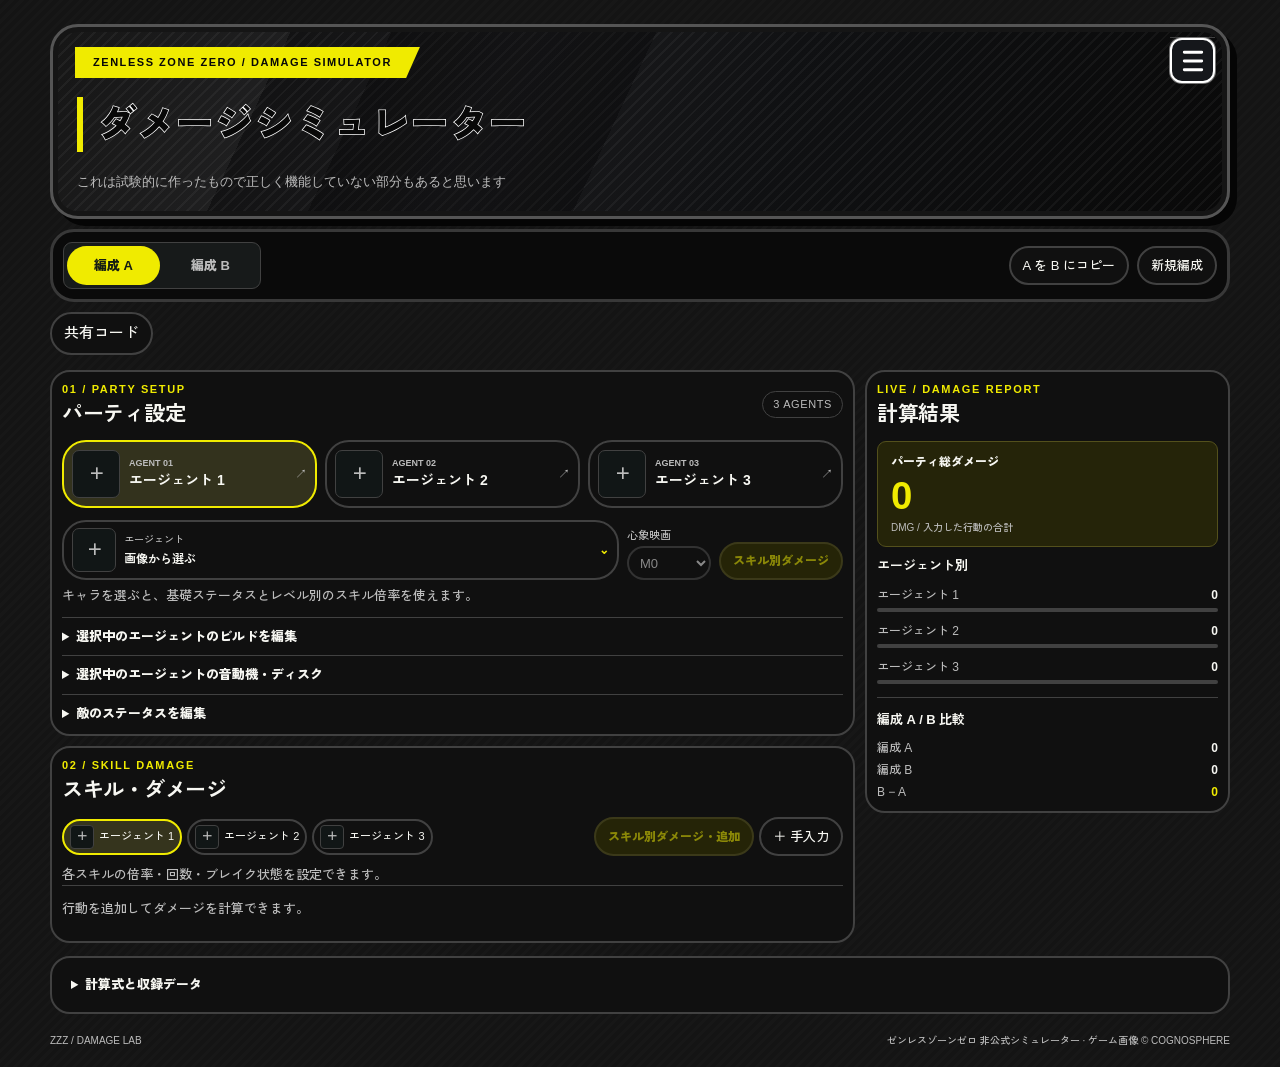
<file: damage/index.html>
<!doctype html>
<html lang="ja">
<head>
<meta charset="utf-8">
<meta name="viewport" content="width=device-width,initial-scale=1">
<meta name="description" content="ゼンレスゾーンゼロの3人編成のスキルダメージを比較する非公式ツール">
<meta name="theme-color" content="#141414">
<title>ゼンゼロ ダメージシミュレーター</title>
<link rel="stylesheet" href="../theme.css?v=20261120-title-font">
<link rel="stylesheet" href="./style.css?v=20261117-menu-match-2">
<script src="../data-transfer.js?v=20261116-code-only" defer></script>
<script type="module" src="./app.js?v=20261117-buff-ledger"></script>
<link rel="stylesheet" href="../data-share.css?v=20261116-share"></head>
<body>
<main class="wrap">
  <header class="headerDecor damage-intro">
    <details class="hpMenu"><summary aria-label="メニューを開く"><svg class="menuIcon" viewBox="0 0 32 32" aria-hidden="true" focusable="false"><path d="M6 6H26M6 16H26M6 26H26"/></svg></summary><nav aria-label="関連ページ"><a href="../">ゼンゼロチームビルダー</a><a href="../hp/">危局HP・スコア計算</a><a href="../damage/" aria-current="page">ダメージシミュレーター</a></nav></details>
    <h1>ダメージシミュレーター</h1>
    <p class="hint">これは試験的に作ったもので正しく機能していない部分もあると思います</p>
  </header>
  <div class="toolbar" aria-label="編成比較">
    <div class="switch" role="group" aria-label="編集する編成">
      <button id="select-a" data-side="0" aria-pressed="true">編成 A</button>
      <button id="select-b" data-side="1" aria-pressed="false">編成 B</button>
    </div>
    <div class="tools"><button id="copy" class="quiet">A を B にコピー</button>
      <button type="button" id="new-lineup" class="quiet">新規編成</button>
    </div>
  </div>
  <div class="data-transfer" id="damage-transfer" aria-label="ダメージ計算データの共有"></div>
  <div class="board">
    <div class="work">
      <section class="panel" aria-labelledby="party-title">
        <div class="section-head"><div><div class="label">01 / PARTY SETUP</div><h2 id="party-title">パーティ設定</h2></div><span class="tag">3 AGENTS</span></div>
        <div id="roster" class="roster"></div>
        <div id="agent-controls"></div>
        <details id="build"><summary>選択中のエージェントのビルドを編集</summary><div id="build-content"></div></details>
        <details id="equipment"><summary>選択中のエージェントの音動機・ディスク</summary><div id="equipment-content"></div></details>
        <details id="target"><summary>敵のステータスを編集</summary><div id="enemy-content"></div></details>
      </section>
      <section class="panel" aria-labelledby="rotation-title">
        <div class="section-head"><div><div class="label">02 / SKILL DAMAGE</div><h2 id="rotation-title">スキル・ダメージ</h2></div></div>
        <div class="sequence-toolbar"><div id="rotation-slots" aria-label="行動を追加するエージェント"></div><div class="sequence-buttons"><button class="add" id="rotation-add-skill">スキル別ダメージ・追加</button><button class="quiet" id="add">＋ 手入力</button></div></div>
        <p class="hint">各スキルの倍率・回数・ブレイク状態を設定できます。</p>
        <div id="rotation"></div>
      </section>
    </div>
    <aside class="panel result" aria-labelledby="result-title">
      <div class="label">LIVE / DAMAGE REPORT</div>
      <h2 id="result-title">計算結果</h2>
      <div class="total"><span>パーティ総ダメージ</span><strong id="total">—</strong><small>DMG / 入力した行動の合計</small></div>
      <h3>エージェント別</h3><div id="contributions"></div>
      <div class="comparison"><h3>編成 A / B 比較</h3><div id="comparison"></div></div>
    </aside>
  </div>
  <details class="panel notes"><summary>計算式と収録データ</summary>
    <div class="notes-body">
      <p>収録範囲はVer.3.3前半（2026年11月8日時点）です。欠けているレベルは「資料なし」と表示します。心象映画はM3・M5のスキルレベル加算を反映します。一部の装備効果を自動適用します。条件付きの効果はビルドのバフ・デバフ欄で設定できます。</p>
      <p>Lv.60を前提とします。通常は戦闘時攻撃力 × スキル倍率 × 与ダメージ補正 × 会心期待値 × 防御補正 × 耐性補正 × ブレイク補正。状態異常では会心の代わりに異常マスタリー・レベル係数・異常ダメージアップを使います。透徹では攻撃力を透徹力に置き換え、防御係数を1とします。鋭撃では自身の防御力と暴傷を使います。</p>
      <p>混沌・特殊効果・ボンプなどのダメージは、別途求めた値を「手入力ダメージ」で加算できます。</p>
      <p>A / Bの設定はこのブラウザに保存されます。</p>
    </div>
  </details>
  <dialog id="picker-dialog" aria-labelledby="picker-title">
    <header class="section-head"><div><div class="label">EQUIPMENT LIBRARY</div><h2 id="picker-title">画像から選ぶ</h2></div><button type="button" class="close" id="picker-close" aria-label="画像選択を閉じる">×</button></header>
    <div class="picker-toolbar"><input type="search" id="picker-search" placeholder="名前や特性で検索" aria-label="名前や特性で検索"><button class="quiet" id="picker-clear" type="button">選択を外す</button></div>
    <p class="hint" id="picker-count" role="status"></p><div id="picker-grid" class="picker-grid"></div>
  </dialog>
  <dialog id="skill-dialog" aria-labelledby="skill-dialog-title">
    <header class="section-head"><div><div class="label">SKILL DATA</div><h2 id="skill-dialog-title">スキルを選ぶ</h2></div><button type="button" class="close" id="close-skills" aria-label="スキル一覧を閉じる">×</button></header>
    <div id="skill-body"></div>
  </dialog>
  <dialog id="select-dialog" aria-labelledby="select-title">
    <header class="section-head"><h2 id="select-title">項目を選ぶ</h2>
      <form method="dialog"><button type="submit" class="close" aria-label="選択を閉じる">×</button></form>
    </header>
    <div id="select-options"></div>
  </dialog>
  <footer><span>ZZZ / DAMAGE LAB</span><span>ゼンレスゾーンゼロ 非公式シミュレーター · ゲーム画像 © COGNOSPHERE</span></footer>
</main>
<div id="status" class="sr" role="status"></div>
</body>
</html>
</file>
<file: theme.css>
/* Visual theme only. Application behavior and storage remain in index.html. */
@import url('https://fonts.googleapis.com/css2?family=Zen+Kaku+Gothic+New:wght@500;700;900&display=swap');
:root{--bg:#141414;--panel:#101010;--card:#202020;--line:#414141;--text:#f7f7f2;--muted:#bcbcbc;--accent:#f0eb00;--accentbg:#373600}
body{background:repeating-linear-gradient(135deg,#171717 0 3px,#141414 3px 7px);font-family:Arial,'Zen Kaku Gothic New',sans-serif;font-variant-numeric:tabular-nums;font-weight:500}
button,input,select,textarea{font-family:inherit;font-style:normal}
button{border-width:2px;border-radius:24px;font-weight:900;background:#101010}
button:hover{border-color:var(--accent)}
main{max-width:1180px}
.headerDecor{background:#0a0a0a;border:3px solid #383838;border-radius:24px;padding:22px;margin-bottom:18px}
.headerDecor h1{font-family:inherit;font-size:clamp(21px,2.6vw,30px);font-weight:900;font-style:normal;letter-spacing:.035em;line-height:1.65;color:#080808;-webkit-text-fill-color:#080808;-webkit-text-stroke:0;text-shadow:-1px -1px 0 #fff,0 -1px 0 #fff,1px -1px 0 #fff,-1px 0 0 #fff,1px 0 0 #fff,-1px 1px 0 #fff,0 1px 0 #fff,1px 1px 0 #fff;overflow-wrap:anywhere}
h1::after{display:none}
.descriptionToggle{color:var(--text);text-shadow:none}
.toolbar{gap:8px;padding:10px;background:#0a0a0a;border:3px solid #383838;border-radius:24px}
.toolbar button{font-size:13px}
.team{background:#202020;border:2px solid #414141;border-radius:20px}
.team.active{border-color:var(--accent);box-shadow:none}
.team.active .teamhead b{color:var(--accent)}
.teamhead b{font-weight:900}
.teamhead b,.teamCost{font-size:15px;line-height:1.2}
.slot,.bangbooSlot{background:repeating-linear-gradient(135deg,#191919 0 2px,#151515 2px 5px);border-radius:12px}
.slot img,.bangbooSlot img,.char img{background:#303030}
.char{background:#101010;border:2px solid #414141;border-radius:16px}
.char .initial{background:#303030}
.char .conv{background:#292929;border-color:#505050;border-radius:20px;font-weight:700}
.modeTabs{gap:0;background:#202020;border:2px solid #414141;border-radius:30px;width:fit-content;padding:3px}
.modeTabs button{min-width:125px;border-color:transparent;background:transparent}
.modeTabs button.active{background:var(--accent);color:#080808;border-color:var(--accent)}
input,select{border:2px solid #414141;border-radius:24px;background:#101010}
.groupLabel{background:#0a0a0a;border-radius:20px;padding:10px 14px;font-size:15px;color:var(--muted);flex-wrap:wrap;gap:8px}
.groupCost,.teamCost,.allCost{color:var(--muted)}
.groupCost{font-size:15px}
.allCost{font-size:15px;color:var(--accent)}
.modalbox{border:3px solid #414141;border-radius:24px;background:#171717}
.modalbox h2{font-weight:900}
@media(max-width:560px){.headerDecor{padding:10px}.headerDecor h1{font-size:22px}.toolbar{padding:9px}.toolbar button{font-size:12px;padding:8px 10px}.groupLabel{padding:8px 10px}.groupCost,.allCost{white-space:normal}.filters input[type=search],.bangbooControls .filters input[type=search]{min-width:0;width:100%;flex:1 1 100%}.filters select{min-width:0;max-width:100%}.formgrid input,.formgrid select{min-width:0}.descriptionToggle{margin-left:0}}

/* Restore only the graphic title area. */
.headerDecor{position:relative;isolation:isolate;padding:56px 30px 30px;border:3px solid #555;border-radius:30px 30px 10px 30px;background:linear-gradient(115deg,#090909 0 65%,#252525 65% 82%,#101010 82%);box-shadow:7px 7px 0 #050505,inset 0 0 0 5px #151515;border-bottom:3px solid #555}
.headerDecor::before{content:'ZENLESS ZONE ZERO / TEAM BUILDER';position:absolute;top:15px;left:28px;max-width:calc(100% - 56px);font-size:11px;font-weight:900;letter-spacing:.17em;color:#090909;background:var(--accent);padding:5px 14px;border-radius:4px;transform:rotate(-2deg);pointer-events:none}
.headerDecor::after{content:'';position:absolute;right:24px;bottom:5px;width:1.8em;height:1em;font-size:100px;background:url("data:image/svg+xml,%3Csvg%20xmlns%3D%22http%3A%2F%2Fwww.w3.org%2F2000%2Fsvg%22%20viewBox%3D%220%200%20210%20100%22%3E%3Cpath%20fill%3D%22%23fff%22%20fill-opacity%3D%22.0392156863%22%20d%3D%22M0%2015h70v16l-47%2038h47v16h-70V69l47-38H0Z%20M70%2015h70v16l-47%2038h47v16h-70V69l47-38H70Z%20M140%2015h70v16l-47%2038h47v16h-70V69l47-38H140Z%22%2F%3E%3C%2Fsvg%3E") center/100% 100% no-repeat;z-index:-1;pointer-events:none;transform:skew(-12deg)}
.headerDecor h1{display:block;width:fit-content;max-width:100%;font-size:clamp(23px,3.25vw,38px);line-height:1.5;margin:0 0 18px;padding:0 0 0 17px;border-left:7px solid var(--accent);text-shadow:-1px -1px 0 #fff,0 -1px 0 #fff,1px -1px 0 #fff,-1px 0 0 #fff,1px 0 0 #fff,-1px 1px 0 #fff,0 1px 0 #fff,1px 1px 0 #fff,3px 4px 0 #000}
.descriptionToggle{margin:0;background:#222;border-color:#606060;padding:7px 18px;box-shadow:3px 3px 0 #000}
.descriptionText{background:#101010;border-left:3px solid var(--accent);padding:14px 18px;margin-top:10px;border-radius:0 14px 14px 0}

@media(max-width:560px){.headerDecor{padding:20px 17px 22px;border-radius:22px 22px 8px 22px}.headerDecor::before{position:static;display:table;max-width:100%;margin:0 0 10px;font-size:10px;line-height:1.6;letter-spacing:.05em;padding:5px 8px;transform:none;overflow-wrap:anywhere}.headerDecor::after{font-size:75px;right:15px}.headerDecor h1{font-size:24px;padding-left:11px;border-left-width:5px;letter-spacing:.025em}.descriptionText{padding:10px}}

/* Title-frame corrections: remove right-side graphics; symmetric corners on every device */
.headerDecor{
  position:relative;
  isolation:isolate;
  overflow:hidden;
  padding:24px 24px 24px;
  margin-bottom:18px;
  border:3px solid #555;
  border-radius:28px;
  background:
    linear-gradient(115deg,rgba(255,255,255,.05) 0 19%,transparent 19% 100%),
    linear-gradient(115deg,transparent 0 27%,rgba(0,0,0,.30) 27% 48%,transparent 48% 100%),
    repeating-linear-gradient(135deg,rgba(255,255,255,.045) 0 2px,transparent 2px 8px),
    linear-gradient(115deg,#0a0a0a 0%,#1b1b1d 38%,#101113 60%,#090909 100%);
  box-shadow:7px 7px 0 #050505,inset 0 0 0 5px #151515;
  font-family:Arial,'Noto Sans JP','Noto Sans CJK JP',system-ui,sans-serif;
}
.headerDecor::before{
  content:"ZENLESS ZONE ZERO / TEAM BUILDER";
  position:absolute;
  display:block;
  top:20px;left:22px;right:auto;bottom:auto;
  width:auto;height:auto;max-width:calc(100% - 44px);
  margin:0;padding:8px 28px 8px 18px;
  font-size:11px;font-weight:900;line-height:1.4;letter-spacing:.14em;
  color:#080808;
  background:#f0eb00;
  border:0;border-radius:0;
  clip-path:polygon(0 0,100% 0,calc(100% - 14px) 100%,0 100%);
  transform:none;pointer-events:none;z-index:1;
}
/* Explicitly neutralize the older background logo pseudo-element. */
.headerDecor::after{content:none;display:none;background:none}
.headerDecor h1{
  position:relative;z-index:1;
  display:block;width:fit-content;max-width:100%;
  margin:46px 0 20px;padding:0 0 0 15px;
  border-left:6px solid #f0eb00;
  font-family:inherit;font-size:clamp(23px,3.1vw,38px);font-weight:900;
  font-style:normal;line-height:1.45;letter-spacing:.03em;overflow-wrap:anywhere;
  color:#080808;-webkit-text-fill-color:#080808;-webkit-text-stroke:0;
  text-shadow:-1px -1px 0 #fff,0 -1px 0 #fff,1px -1px 0 #fff,-1px 0 0 #fff,1px 0 0 #fff,-1px 1px 0 #fff,0 1px 0 #fff,1px 1px 0 #fff,3px 4px 0 #000;
}
.headerDecor .descriptionToggle{
  position:relative;z-index:1;margin:0;padding:7px 18px;
  background:linear-gradient(180deg,#2a2a2a,#171717);
  border:2px solid #5d5d5d;border-radius:999px;
  color:#f7f7f2;box-shadow:3px 3px 0 #000;
}
.headerDecor .descriptionText{
  position:relative;z-index:1;margin-top:10px;padding:14px 18px;
  background:rgba(10,10,10,.92);border-left:3px solid #f0eb00;
  border-radius:0 14px 14px 0;
  color:#bcbcbc;font-size:14px;line-height:1.7;
}
@media(max-width:560px){
  .headerDecor{padding:20px 10px 20px;border-radius:22px}
  .headerDecor::before{
    position:absolute;display:block;
    top:10px;left:10px;right:auto;bottom:auto;
    width:auto;height:auto;max-width:calc(100% - 20px);
    margin:0;padding:7px 20px 7px 14px;
    font-size:10px;letter-spacing:.08em;line-height:1.4;
    transform:none;
  }
  .headerDecor::after{content:none;display:none}
  .headerDecor h1{margin:44px 0 20px;padding-left:11px;border-left-width:5px;font-size:24px;line-height:1.4}
  .headerDecor .descriptionText{padding:10px 14px}
}

/* Unified 10px spacing below title — all device widths.
   Zero margins prevent doubled gaps; compact controls retain fit-safe padding. */
:root{--section-space:10px}
.headerDecor{margin-bottom:var(--section-space)}
main > .toolbar{
  gap:var(--section-space);
  padding:var(--section-space);
  margin-bottom:var(--section-space);
}
main > .toolbar .groupControls{gap:var(--section-space)}
main > .teams{
  gap:var(--section-space);
  margin-bottom:var(--section-space);
}
main > .teams .team{
  padding:var(--section-space);
}
main > .teams .teamhead{margin-bottom:var(--section-space)}
main > .teams .teamContents{gap:var(--section-space)}
main > .teams .slots{gap:var(--section-space)}
main > .teams .groupLabel{
  margin:0;
  padding:var(--section-space);
  gap:var(--section-space);
}
main > .teams .groupLabel:not(:first-child){margin-top:0}
main > .modeTabs{
  margin-bottom:var(--section-space);
}
/* Keep the two tabs joined as one segmented control. */
main > .agentControls .filters,
main > .bangbooControls .filters{
  gap:var(--section-space);
  margin-bottom:var(--section-space);
}
main > .agentControls.hide,
main > .bangbooControls:not(.show){display:none}
main > .count{margin:0 0 var(--section-space)}
main > .count:empty{margin:0}
main > .chars{gap:3px}
main > .status{margin-top:var(--section-space)}
/* Do not enlarge fixed-size character images, drag targets, or modal controls. */
@media(max-width:560px){
  main > .toolbar{gap:var(--section-space);padding:var(--section-space)}
  main > .teams{gap:var(--section-space)}
  main > .teams .slots{gap:var(--section-space)}
  main > .chars{gap:3px}
}

/* Toolbar button spacing: 10px on all devices; all other spacing unchanged. */
main > .toolbar{gap:5px}
main > .toolbar .groupControls{gap:5px}

/* Expanded agent frames with compact spacing and a smaller Bangboo slot. */
:root{--team-slot-space:5px}
main > .teams .team{padding:var(--team-slot-space)}
main > .teams .teamhead{margin:0 0 var(--team-slot-space);padding:var(--team-slot-space)}
main > .teams .teamContents{
  display:grid;
  grid-template-columns:minmax(0,1fr) 70px;
  align-items:end;
  gap:var(--team-slot-space);
}
main > .teams .teamContents:has(> .bangbooWrap[style*="display:none"]){
  grid-template-columns:minmax(0,1fr);
  gap:0;
}
main > .teams .slots{gap:var(--team-slot-space)}
main > .teams .bangbooWrap{
  width:70px;
  height:70px;
  min-width:70px;
  flex:none;
  align-self:end;
}
main > .teams .bangbooSlot{
  width:70px;
  height:70px;
  min-height:70px;
  border:2px solid var(--line);
}
main > .teams .slot.empty,
main > .teams .bangbooSlot.empty{
  border:2px dashed #606060;
  border-radius:12px;
}
main > .teams .slot.empty:hover,
main > .teams .bangbooSlot.empty:hover{
  border-style:solid;
  border-color:var(--accent);
}
main > .teams .slot.drag-over,
main > .teams .bangbooSlot.drag-over{border-style:solid}

/* Selected unit outlines keep the normal border width and shape. */
main > .teams .team.active.agent-selected .slot,
main > .teams .team.active.bangboo-selected .bangbooSlot,
main > .teams .slot:active{
  border-style:solid;
}
main > .teams .team.active.agent-selected .slot,
main > .teams .team.active.bangboo-selected .bangbooSlot{
  border-color:var(--accent);
  box-shadow:none;
}
main > .teams .slot,
main > .teams .bangbooSlot{-webkit-tap-highlight-color:transparent}

/* Keep character slots uniform and reserve one line for fitted unit names. */
main > .teams .slot{
  height:105px;
  min-height:105px;
}
main > .teams .slot strong,
main > .teams .bangbooSlot strong{
  display:block;
  width:100%;
  max-width:100%;
  white-space:nowrap;
  line-height:1.15;
}
@media(max-width:560px){
  main > .teams .slot{
    height:95px;
    min-height:95px;
  }
}

/* All groups share the same label layout; Total stays at the far right. */
main > .teams .groupLabel{display:flex;flex-wrap:nowrap;align-items:center;column-gap:4px}
main > .teams .groupLabel .allCost{margin-left:auto;text-align:right;white-space:nowrap}

/* Unify live Group, Team, and all cost labels. */
main > .teams .groupLabel,
main > .teams .groupLabel > span,
main > .teams .teamhead b,
main > .teams .teamhead .teamCost{
  font-size:17px!important;
  line-height:1.2;
}

/* Match team-label white throughout the team summary; keep only Total accented. */
main > .teams .groupLabel,
main > .teams .groupLabel .groupCost,
main > .teams .teamhead b,
main > .teams .teamhead .teamCost,
main > .teams .team.active .teamhead b{color:#fff}
main > .teams .groupLabel .allCost{color:var(--accent)}
main > .chars .char strong{
  display:block;
  width:100%;
  max-width:100%;
  white-space:nowrap;
  overflow:hidden;
  line-height:1.2;
}

/* Empty slots never show an isolated press highlight; touch scrolling stays native. */
main > .teams .slot,
main > .teams .bangbooSlot{touch-action:none}
main > .teams .slot:not(.empty):active{border-style:solid}
main > .teams .slot.empty:active,
main > .teams .bangbooSlot.empty:active{
  border:2px dashed #606060;
  box-shadow:none;
}
@media(hover:none){
  main > .teams .slot.empty:not(.drag-over):hover,
  main > .teams .bangbooSlot.empty:not(.drag-over):hover{
    border:2px dashed #606060;
    box-shadow:none;
  }
}


/* Circular move controls and clear team-swap cue. */
main > .teams .groupLabel.firstGroup{position:relative;margin-top:43px;padding-top:var(--section-space)}
main > .teams .moveActions{position:absolute;top:-43px;left:var(--section-space);display:flex;gap:var(--section-space)}
main > .teams .moveActions button{
  width:53px;height:41px;min-width:53px;min-height:41px;padding:0;
  display:inline-flex;align-items:center;justify-content:center;line-height:1;
  background:transparent;color:#d9371d;border:0;border-radius:0;box-shadow:none;
}
main > .teams .moveActions svg{display:block;width:70px;height:48px;min-width:70px;flex-shrink:0;overflow:visible;fill:none;stroke:currentColor}
main > .teams .moveActions .arrowOutline{stroke-width:6;stroke-linecap:round;stroke-linejoin:round}
main > .teams .moveActions .arrowGlyph{stroke-width:10;stroke-linecap:butt;stroke-linejoin:round}
main > .teams .moveActions .arrowHead{fill:currentColor;stroke:none}
main > .teams #redoMove svg{transform:scaleX(-1)}
main > .teams .moveActions button:disabled{opacity:.4;cursor:default}
@keyframes teamSwapPulse{
  0%,100%{border-color:#ffe058}
  50%{border-color:#555}
}
main > .teams .team.swap-source{
  outline:none;box-shadow:none;
  animation:teamSwapPulse .9s steps(1,end) infinite
}
@media(prefers-reduced-motion:reduce){
  main > .teams .team.swap-source{animation:teamSwapPulse 1.4s steps(1,end) infinite}
}


/* A larger on-screen preview; export dimensions stay unchanged. */
#groupImageModal{padding:6px}
#groupImageModal .modalbox{
  width:min(1280px,100%);
  max-width:1280px;
  max-height:calc(100vh - 12px);
  max-height:calc(100dvh - 12px);
  overflow:auto;
  padding:10px;
}
#groupImagePreview{height:auto;max-height:none}
#groupImageModal .modalActions{flex-wrap:wrap}

/* Easier-to-tap constellation settings without widening character cards. */
main > .chars .char .conv{
  width:100%;
  max-width:96px;
  min-height:38px;
  padding:7px 4px;
  font-size:12px;
  line-height:1.2;
  white-space:nowrap;
}

/* Tutorial uses the same header buttons and opens only on request. */
.headerActions{position:relative;z-index:1;display:flex;align-items:center;flex-wrap:wrap;gap:10px}
.headerDecor .headerActions .descriptionToggle{display:inline-flex;align-items:center;justify-content:center;margin:0}
#tutorialVideoModal .tutorialVideoBox{width:min(1100px,100%);max-width:1100px}
#tutorialVideo{display:block;width:100%;max-height:72vh;max-height:72dvh;background:#000;border-radius:8px;object-fit:contain}
@media(max-width:560px){.headerActions{gap:6px}.headerDecor .headerActions .descriptionToggle{font-size:11px;padding:7px 10px}}


/* Keep long constellation and weapon labels inside one line. */
.slot .meta2,.char .meta2{display:block;width:100%;max-width:100%;min-width:0;white-space:nowrap!important;overflow-wrap:normal;word-break:normal;flex-shrink:0}
main > .teams .slot .meta2{font-size:14px!important;font-weight:900}
main > .chars .char .meta2{font-size:13px!important;font-weight:900}

/* Shared navigation button: equal bars and an unclipped dropdown. */
.headerDecor{overflow:visible}
.headerDecor::before{max-width:calc(100% - 95px)}
.hpMenu summary span{display:block;flex:none;width:24px;min-width:24px;height:3px;min-height:3px;border-radius:5px;background:#fff}
@media(max-width:560px){.headerDecor::before{max-width:calc(100% - 85px)}.hpMenu{right:10px;top:10px}}

/* Smooth outlined title at any zoom level. */
.headerDecor h1{font-family:Arial,'Zen Kaku Gothic New','Noto Sans JP',system-ui,sans-serif;color:#080808;-webkit-text-fill-color:#080808;-webkit-text-stroke:1.5px #fff;paint-order:stroke fill;text-shadow:none}

.data-transfer{display:flex;align-items:center;gap:10px;flex-wrap:wrap;margin-bottom:15px}
.data-transfer-status{font-size:12px;color:var(--muted)}
.data-share{width:min(520px,calc(100% - 24px));max-height:85dvh;padding:16px;border:1px solid var(--line);border-radius:12px;background:var(--panel);color:var(--text)}
.data-share::backdrop{background:#080a0ad9}
.data-share header{display:flex;justify-content:space-between;align-items:center;gap:10px;margin-bottom:14px}
.data-share h2{margin:0;font-size:20px}
.data-share label{display:grid;gap:4px;margin:12px 0 6px;font-size:13px}
.data-share textarea{width:100%;min-width:0;padding:8px;border:1px solid var(--line);border-radius:6px;background:var(--bg);color:var(--text);font:inherit;font-size:16px;overflow-wrap:anywhere;resize:vertical}
.data-share .data-transfer-status{min-height:1.5em;margin:10px 0 0}

/* Use one Arial bold weight for builder labels and the image clone. */
main > .teams .groupCost,
main > .teams .allCost,
main > .teams .teamhead b,
main > .teams .teamCost,
main > .teams .slot .meta2,
main > .chars .char .meta2{font-weight:700!important}

/* Actions sit over the right edge of the first Total Cost band. */
main > .teamTopActions{
  position:relative;z-index:2;display:flex;justify-content:flex-end;align-items:flex-start;
  gap:5px;height:41px;margin-bottom:-41px;padding-right:10px;
}
main > .teamTopActions #builder-transfer{width:auto;margin:0;gap:0;flex-wrap:nowrap}
main > .teamTopActions #builder-transfer > button{font-size:13px}
main > .teamTopActions #builder-transfer > .data-transfer-status:not(:empty){position:absolute;right:10px;top:100%;max-width:220px;text-align:right}
main > .teamTopActions > button{font-size:13px}
main > .teams .groupLabel.firstGroup{margin-top:51px}
main > .teams .moveActions{top:-51px}
@media(max-width:560px){
  main > .teamTopActions{align-items:center}
  main > .teamTopActions > button,main > .teamTopActions #builder-transfer > button{font-size:12px;padding:8px 10px}
}
@media(max-width:360px){
  main > .teamTopActions > button,main > .teamTopActions #builder-transfer > button{padding-right:6px;padding-left:6px}
}
</file>
<file: damage/style.css>
:root{color-scheme:dark;--surface:var(--card);--acid:var(--accent);--mint:#f0eb00;--blue:#87d9ff;--violet:#c5a8ff;font:15px/1.5 Arial,'Zen Kaku Gothic New','Noto Sans JP',sans-serif}
*{box-sizing:border-box}
body{margin:0;color:var(--text);background:repeating-linear-gradient(135deg,#171717 0 3px,var(--bg) 3px 7px)}
button,input,select{font:inherit;color:inherit}
button,select{cursor:pointer}
button:focus-visible,select:focus-visible,input:focus-visible,summary:focus-visible,a:focus-visible{outline:2px solid var(--acid);outline-offset:3px}
button{border:2px solid var(--line);border-radius:24px;background:var(--panel);padding:8px 12px}
button:hover{border-color:var(--acid)}
a{color:var(--acid);text-underline-offset:3px}
.wrap{width:min(1180px,calc(100% - 20px));margin:auto;padding-top:24px}
.tag{color:var(--muted);border:1px solid var(--line);border-radius:99px;padding:4px 10px;font-size:11px;white-space:nowrap;letter-spacing:.055em}
.label{font:750 11px/1.3 Arial,'Zen Kaku Gothic New',sans-serif;color:var(--acid);letter-spacing:.15em}
.eyebrow{display:flex;align-items:center;gap:8px}
h1{margin:8px 0 6px;font-size:clamp(29px,5vw,53px);line-height:1.15;letter-spacing:-.045em;font-weight:900}
h1 span{color:var(--acid)}
.intro p,.hint{margin:0;color:var(--muted);font-size:13px}
.toolbar{display:flex;gap:10px;justify-content:space-between;align-items:center;margin-bottom:13px}
.switch{display:flex;gap:4px;border:1px solid var(--line);background:#171a1a;border-radius:9px;padding:3px}
.switch button{font-weight:800;min-width:93px;border-color:transparent;background:transparent;color:var(--muted)}
.switch button[aria-pressed=true]{background:var(--acid);color:#151c12}
.tools{display:flex;gap:8px;align-items:center}
.quiet{font-size:13px;min-height:38px;white-space:nowrap}
.board{display:grid;grid-template-columns:minmax(0,1fr) minmax(300px,365px);gap:var(--section-space);align-items:start}
.work{min-width:0;display:grid;gap:var(--section-space)}
.panel{border:2px solid var(--line);background:var(--panel);border-radius:20px;padding:var(--section-space)}
.section-head{display:flex;justify-content:space-between;align-items:center;gap:8px;margin-bottom:13px}
h2{font-size:21px;line-height:1.3;letter-spacing:-.02em;margin:4px 0 0}
h3{font-size:13px;margin:0 0 10px}
.roster{display:grid;grid-template-columns:repeat(3,minmax(0,1fr));gap:8px;margin-bottom:12px}
.mint{--slot:var(--mint)}.blue{--slot:var(--blue)}.violet{--slot:var(--violet)}
.member{display:flex;align-items:center;gap:9px;text-align:left;min-height:62px;padding:8px;min-width:0}
.member[aria-pressed=true]{border-color:var(--slot);background:color-mix(in srgb,var(--slot) 9%,var(--surface))}
.member-index{flex:none;border-radius:7px;background:color-mix(in srgb,var(--slot) 12%,#151818);color:var(--slot);font:800 14px/1 Arial,'Zen Kaku Gothic New',sans-serif;padding:10px 6px}
.member-text{min-width:0;display:grid}
.member-text small{color:var(--muted);font:700 9px/1.4 Arial,'Zen Kaku Gothic New',sans-serif}
.member-text strong{font-size:14px;overflow:hidden;text-overflow:ellipsis;white-space:nowrap}
.member-arrow{margin-left:auto;color:var(--muted);font-size:12px}
details{border-top:1px solid var(--line)}
summary{cursor:pointer;color:var(--text);padding:9px 0;font-size:13px;font-weight:750}
summary:hover{color:var(--acid)}
.panel>details:last-child summary{padding-bottom:1px}
.panel>details[open]:last-child summary{padding-bottom:9px}
.edit-group{border-top:1px solid var(--line);padding:10px 0}
.effect-switches{display:grid;gap:7px}
.effect-switch{display:grid;grid-template-columns:minmax(0,1.5fr) minmax(120px,1fr) 82px;gap:6px;align-items:center;padding:6px;border:1px solid var(--line);border-radius:9px;background:var(--panel)}
.effect-switch label{display:flex;align-items:center;gap:7px;min-width:0;font-size:12px}
.effect-switch label input{width:18px;min-width:18px;min-height:18px;accent-color:var(--acid)}
.effect-switch select,.effect-switch input[type=number]{font-size:11px}
@media(max-width:620px){.effect-switch{grid-template-columns:minmax(0,1fr) 75px}.effect-switch label{grid-column:1/-1}}
.edit-top{display:flex;justify-content:space-between;gap:10px;align-items:center;margin-bottom:8px}
.edit-top h3{margin:0}
.field-grid{display:grid;grid-template-columns:repeat(3,minmax(0,1fr));gap:9px}
.field,.stat{display:grid;gap:3px;min-width:0;align-content:start}
.field span,.stat span{font-size:11px;color:var(--muted)}
.field small{font-size:10px}
input,select,.ios-select{width:100%;min-width:0;min-height:34px;background:var(--panel);border:2px solid var(--line);border-radius:18px;padding:5px 7px;font-size:13px}
input[type=number]{font-variant-numeric:tabular-nums}
select:disabled{cursor:default;color:var(--muted)}
.inner-hint{margin-bottom:4px}
.add{background:var(--accentbg);border-color:#5f5c22;color:var(--acid);font-size:12px;font-weight:800;white-space:nowrap}
.rot-head,.rot-row{display:grid;grid-template-columns:minmax(92px,1.14fr) minmax(93px,1fr) minmax(85px,.78fr) minmax(80px,.85fr) 29px;gap:8px;align-items:start}
.rot-head{margin-top:12px;padding:0 0 5px;color:var(--muted);font-size:10px}
.rot-row{border-top:1px solid var(--line);padding:8px 0;align-items:center}
.rot-row:last-child{padding-bottom:0}
.rot-cell{display:grid;gap:4px;min-width:0}
.rot-cell input,.rot-cell select,.rot-cell .ios-select{font-size:12px}
.rot-static{font-size:10px;color:var(--muted);line-height:34px}
.rot-quantity{grid-template-columns:minmax(0,1fr) minmax(36px,.65fr)}
.rot-quantity label{min-width:0}
.rot-quantity small,.rot-dmg small{font-size:10px;color:var(--muted)}
.rot-dmg{display:grid;justify-items:end;text-align:right;font-variant-numeric:tabular-nums;overflow-wrap:anywhere}
.rot-dmg strong{font-size:15px;color:var(--acid)}
.remove{width:29px;height:31px;padding:0;background:transparent;color:var(--muted);font-size:19px}
.empty{border-top:1px solid var(--line);margin:0;padding:13px 0;color:var(--muted);font-size:13px}
.result{position:sticky;top:12px}
.total{display:grid;gap:3px;background:#252409;border:1px solid #53501c;border-radius:9px;margin:14px 0 9px;padding:11px 13px;overflow-wrap:anywhere}
.total span{font-size:12px;font-weight:750}
.total strong{font-size:clamp(29px,3vw,42px);line-height:1.12;letter-spacing:-.06em;color:var(--acid);font-variant-numeric:tabular-nums}
.total small{font-size:10px;color:var(--muted)}
.contribution{margin-bottom:10px}
.contribution>div:first-child,.comparison>div>div{display:flex;justify-content:space-between;align-items:baseline;gap:8px;font-size:12px}
.contribution span,.comparison span{min-width:0;overflow-wrap:anywhere;color:var(--muted)}
.contribution strong,.comparison strong{font-variant-numeric:tabular-nums;text-align:right;overflow-wrap:anywhere}
.track{height:4px;background:var(--line);border-radius:3px;margin-top:4px;overflow:hidden}
.track i{display:block;height:100%;background:var(--slot);border-radius:3px}
.comparison{border-top:1px solid var(--line);margin-top:13px;padding-top:12px}
.comparison>div{display:grid;gap:4px}
.delta strong{color:var(--acid)}
.result>.hint{border-top:1px solid var(--line);padding-top:9px;margin-top:12px;font-size:11px}
.notes{margin-top:13px;padding:8px 19px}
.notes-body p{font-size:13px;color:var(--muted);margin:0 0 10px}
.notes-body a{display:inline-block;margin-right:10px}
footer{display:flex;justify-content:space-between;gap:10px;color:var(--muted);font-size:10px;padding:19px 0}
.sr{position:absolute;width:1px;height:1px;padding:0;margin:-1px;overflow:hidden;clip:rect(0,0,0,0);white-space:nowrap;border:0}
@media(max-width:1000px){.wrap{width:calc(100% - 32px)}.board{grid-template-columns:minmax(0,1fr) 290px}.panel{padding:14px}.rot-head,.rot-row{gap:5px}.rot-quantity{grid-template-columns:1fr}.rot-quantity label{display:grid;grid-template-columns:1fr;gap:1px}.rot-quantity input{min-height:26px}.member{gap:5px}.member-arrow{display:none}}
@media(max-width:790px){.board{grid-template-columns:minmax(0,1fr)}.result{position:static;grid-row:1}.result .total strong{font-size:34px}.rot-quantity{grid-template-columns:minmax(0,1fr) minmax(38px,.65fr)}}
@media(max-width:485px){.wrap{width:calc(100% - 20px)}.toolbar{align-items:stretch;flex-wrap:wrap}.tools{flex:1;justify-content:flex-end}.switch button{min-width:67px;padding:6px 7px}.quiet{padding:5px 7px}.panel{padding:12px}.roster{gap:5px}.member{min-height:57px;padding:6px;gap:5px}.member-index{font-size:11px;padding:8px 4px}.member-text strong{font-size:11px}.member-text small{font-size:8px}.field-grid{grid-template-columns:repeat(2,minmax(0,1fr))}.rot-head{display:none}.rot-row{grid-template-columns:minmax(0,1fr) minmax(0,1fr) 30px;gap:7px}.rot-row:first-child{margin-top:9px}.rot-cell:first-child{grid-column:1}.rot-cell:nth-child(2){grid-column:2}.rot-quantity{grid-row:2;grid-column:1}.rot-dmg{grid-row:2;grid-column:2}.remove{grid-row:1;grid-column:3}.rot-dmg strong{font-size:17px}footer{flex-wrap:wrap}}
.agent-tools{display:grid;grid-template-columns:minmax(130px,1fr) 84px auto;gap:8px;align-items:end}
.agent-tools button{min-height:34px}
.agent-hint{margin:6px 0 11px}
button:disabled{cursor:default;opacity:.55}
dialog{width:min(720px,calc(100% - 24px));max-height:min(84dvh,820px);padding:18px 20px;border:1px solid var(--line);border-radius:13px;background:var(--panel);color:var(--text);overflow:auto}
dialog::backdrop{background:#080a0ad9}
dialog .close{width:38px;height:38px;padding:0;font-size:21px}
.skill-levels,.skill-filters{display:grid;gap:8px;margin:12px 0}
.skill-levels{grid-template-columns:repeat(auto-fit,minmax(85px,1fr))}
.skill-filters{grid-template-columns:1fr 1fr;border-top:1px solid var(--line);padding-top:12px}
.skill-list{display:grid;gap:6px}
.skill-row{display:grid;grid-template-columns:minmax(0,1fr) auto 70px;gap:8px;align-items:center;background:var(--surface);border:1px solid var(--line);padding:7px 9px;border-radius:7px}
.skill-row div{display:grid;gap:2px}
.skill-row strong,.skill-row b{font-size:13px;overflow-wrap:anywhere}
.skill-row small{font-size:10px;color:var(--muted)}
.skill-row b{font-variant-numeric:tabular-nums;color:var(--acid);text-align:right}
.skill-foot{display:flex;justify-content:space-between;gap:6px;flex-wrap:wrap;padding-top:10px}
@media(max-width:485px){.agent-tools{grid-template-columns:minmax(0,1fr) 70px}.agent-tools button{grid-column:1/-1}.skill-levels{grid-template-columns:repeat(3,minmax(0,1fr))}dialog{padding:13px}.skill-row{grid-template-columns:minmax(0,1fr) auto 60px}}
.gear-group h3 small{color:var(--acid);font-size:10px;margin-left:4px}
.gear-row{display:grid;grid-template-columns:minmax(0,2fr) minmax(0,1fr) minmax(0,1fr);gap:8px;align-items:end}
.gear-chips{display:flex;flex-wrap:wrap;gap:5px;margin-top:7px}
.gear-chips span{border:1px solid var(--line);background:var(--surface);color:var(--muted);border-radius:5px;padding:3px 6px;font-size:11px}
.gear-chips b,.disc-piece label b{color:var(--acid)}
.disc-pieces{display:grid;gap:5px;margin-top:9px}
.disc-piece{display:grid;align-items:center;grid-template-columns:32px minmax(0,1.3fr) minmax(0,.55fr) minmax(0,.6fr) minmax(0,1.05fr);gap:7px}
.disc-piece{padding:6px;background:var(--surface);border-radius:5px}
.disc-index{color:var(--acid);font-size:12px;text-align:center}
.rot-meta{grid-column:1/-1;display:grid;grid-template-columns:minmax(0,1fr) auto;gap:7px;align-items:end}
.rot-meta button{min-height:34px}
@media(max-width:485px){
  .gear-row{grid-template-columns:1fr 1fr}
  .gear-row>.field:first-child{grid-column:1/-1}
  .disc-piece{grid-template-columns:23px minmax(0,1fr) minmax(0,1fr)}
  .disc-piece>.field:last-child{grid-column:2/-1}
  .rot-meta{grid-template-columns:1fr 1fr}
}
.item-image{display:block;object-fit:contain;object-position:center;width:44px;height:44px;flex:none;border-radius:7px;background:#111616;border:1px solid var(--line)}
.item-image.placeholder{display:grid;place-items:center;color:var(--muted);font-weight:800}
.party-avatar{width:48px;height:48px}
.visual-choice{display:flex;gap:8px;align-items:center;text-align:left;width:100%;min-width:0;min-height:60px;padding:6px 8px}
.visual-choice span:not(.item-image){min-width:0;display:grid;gap:3px;flex:1}
.visual-choice strong{font-size:12px;overflow-wrap:anywhere}
.visual-choice small{font-size:10px;color:var(--muted)}
.visual-choice b{font-size:12px;color:var(--acid)}
.disc-switch{display:inline-flex;max-width:100%;margin:0 0 8px}
.disc-switch button{font-size:12px;white-space:nowrap;min-width:0}
.disc-choices{display:grid;grid-template-columns:repeat(auto-fit,minmax(min(155px,100%),1fr));gap:6px}
.picker-toolbar{display:flex;gap:8px;align-items:center}
.picker-grid{display:grid;grid-template-columns:repeat(auto-fill,minmax(110px,1fr));gap:7px}
.picker-section{grid-column:1/-1;margin:6px 0 1px;color:var(--muted)}
.pick-card{display:grid;grid-template-rows:76px auto auto;justify-items:center;align-items:center;align-content:start;gap:5px;min-width:0;padding:7px 4px;text-align:center}
.pick-card .item-image{width:76px;height:76px;object-fit:contain}
.pick-card strong,.pick-card small{overflow-wrap:anywhere}
.pick-card strong{font-size:12px}.pick-card small{font-size:10px;color:var(--muted)}
.pick-card[aria-pressed=true]{border-color:var(--acid);background:var(--accentbg)}
.sequence-toolbar{display:flex;justify-content:space-between;flex-wrap:wrap;align-items:center;gap:8px;margin-bottom:9px}
#rotation-slots,.sequence-buttons{display:flex;gap:5px;flex-wrap:wrap}
#rotation-slots button{display:flex;align-items:center;gap:5px;min-width:0;padding:4px 6px;font-size:11px}
#rotation-slots button[aria-pressed=true]{border-color:var(--slot);background:color-mix(in srgb,var(--slot) 10%,var(--surface))}
#rotation-slots .item-image{width:24px;height:24px;border-radius:4px}
#rotation{display:grid;gap:5px}
.rot-row,.rot-row:last-child{display:block;padding:0;border:1px solid var(--line);border-radius:8px;background:#151515}
.rot-row.rot-open{border-color:color-mix(in srgb,var(--slot) 60%,var(--line))}
.rot-overview{display:grid;grid-template-columns:minmax(0,1fr) auto;align-items:center;gap:7px;padding:4px 7px}
.rot-expand{display:flex;align-items:center;gap:7px;min-width:0;text-align:left;border:0;background:transparent;padding:4px 2px}
.rot-expand .item-image{width:32px;height:32px;border-radius:5px}
.rot-title{min-width:0;display:grid;gap:2px}
.rot-title small{font-size:10px;color:var(--muted)}
.rot-title strong{font-size:13px;overflow-wrap:anywhere}
.rotation-order,.rot-chevron{color:var(--slot);font-size:12px}
.rot-chevron{margin-left:auto}.rot-open .rot-chevron{transform:rotate(180deg)}
.rot-edit{display:grid;grid-template-columns:repeat(3,minmax(0,1fr));gap:7px;padding:8px;border-top:1px solid var(--line)}
.rot-edit[hidden]{display:none}
.rot-edit .rot-cell{grid-area:auto}
.rot-edit .rot-quantity{grid-template-columns:minmax(0,1fr) minmax(37px,.55fr)}
.rot-actions{grid-column:1/-1;display:flex;gap:5px;justify-content:flex-end;flex-wrap:wrap}
.rot-actions button{min-height:29px;font-size:11px}
@media(max-width:485px){
  .party-avatar{width:31px;height:36px}
  .visual-choice .item-image{width:36px;height:36px}
  .picker-grid{grid-template-columns:repeat(3,minmax(0,1fr))}
  .pick-card{grid-template-rows:60px auto auto}
  .pick-card .item-image{width:60px;height:60px}
  .rot-edit{grid-template-columns:1fr 1fr}
  .rot-edit .rot-quantity{grid-column:1/-1}
}
.hpMenu{position:absolute;right:12px;top:10px;z-index:20}
.hpMenu summary{display:grid;place-items:center;gap:0;width:45px;height:45px;padding:0;list-style:none;border:2px solid #fff;border-radius:12px;background:#15171b;cursor:pointer;box-shadow:0 0 0 1px #777}
.hpMenu summary::-webkit-details-marker{display:none}
.hpMenu summary:focus-visible{outline:2px solid var(--accent);outline-offset:3px}
.hpMenu .menuIcon{display:block;flex:none;width:28px;height:28px;fill:none;stroke:#fff;stroke-width:3.2;stroke-linecap:round;stroke-linejoin:round}
.hpMenu nav{position:absolute;right:0;top:calc(100% + 8px);min-width:155px;padding:5px;background:#181b24;border:1px solid var(--accent);border-radius:9px;box-shadow:0 8px 24px #0008}
.hpMenu nav a{display:block;padding:10px;color:white;text-decoration:none;white-space:nowrap;border-radius:5px;font-size:16px;line-height:1.5;font-weight:700}
.hpMenu nav a:hover,.hpMenu nav a:focus-visible{background:#2b3544}
main>.damage-intro::before{content:"ZENLESS ZONE ZERO / DAMAGE SIMULATOR"}
main>.damage-intro h1{max-width:calc(100% - 45px)}
.allocation-controls{display:flex;align-items:end;gap:8px;flex-wrap:wrap;margin-bottom:8px}
.allocation-controls .field{min-width:min(100%,180px)}
.allocation .hint{margin:4px 0}
#allocation-status:not(:empty){color:var(--accent)}
.skill-row{grid-template-columns:minmax(0,1.5fr) minmax(53px,.55fr) minmax(53px,.55fr) auto}
.skill-estimate{display:grid;justify-items:end;gap:2px;font-variant-numeric:tabular-nums}
.skill-estimate b{color:var(--accent)}
.skill-estimate small{white-space:nowrap}
.skill-row .detail-toggle{justify-self:start;min-height:26px;padding:3px 7px;font-size:11px;margin-top:2px}
.detail-toggle[aria-expanded="true"]{border-color:var(--accent);color:var(--accent)}
.damage-detail{grid-column:1/-1;min-width:0;padding:9px;border:1px solid var(--line);border-radius:7px;background:var(--panel);overflow-wrap:anywhere}
.damage-detail[hidden]{display:none}
.damage-detail-phase + .damage-detail-phase{margin-top:10px;padding-top:9px;border-top:1px solid var(--line)}
.damage-detail-phase h4{margin:4px 0;color:var(--accent);font-size:13px}
.damage-detail-phase ol{display:grid;gap:5px;margin:0;padding-left:20px;font-size:12px;font-variant-numeric:tabular-nums}
.damage-detail-phase li span{display:block;color:var(--muted);line-height:1.55}
.effect-details{margin-top:10px}
.effect-details summary{cursor:pointer;width:fit-content;color:var(--accent);font-size:13px;font-weight:700}
.effect-table{width:100%;border-collapse:collapse;margin-top:8px;font-size:12px}
.effect-table th,.effect-table td{padding:6px;text-align:left;vertical-align:top;border-bottom:1px solid var(--line)}
.effect-table th,.effect-table td:last-child{color:var(--muted)}
.effect-table td:nth-child(3){white-space:nowrap;font-variant-numeric:tabular-nums;color:var(--accent)}
.effect-reference{font-size:12px;margin:6px 0 10px;padding-left:20px}
.effect-reference li+li{margin-top:3px}
.skill-core-effects{padding:8px 10px;border:1px solid var(--line);border-radius:7px}
.agent-tools .ios-select,.ios-select{width:100%;text-align:left;overflow-wrap:anywhere;position:relative;padding-right:22px}
.ios-select::after{content:"";position:absolute;width:6px;height:6px;right:9px;top:50%;border:solid currentColor;border-width:0 1.5px 1.5px 0;transform:translateY(-70%) rotate(45deg)}
#select-dialog{max-width:420px}
#select-options{display:grid;gap:6px}
#select-options button{text-align:left;border-radius:9px;min-height:44px}
#select-options button[aria-pressed="true"]{border-color:var(--accent);background:var(--accentbg)}
@media(max-width:485px){.skill-row{grid-template-columns:minmax(0,1fr) minmax(42px,.45fr) minmax(42px,.45fr) auto;gap:5px}.skill-row .add{padding:5px 7px}}

@media(max-width:560px){.wrap{padding-top:10px}}
</file>
<file: data-share.css>
.data-transfer{display:flex;align-items:center;gap:10px;flex-wrap:wrap;margin-bottom:15px}
.data-transfer-status{font-size:12px;color:var(--muted)}
.data-share{width:min(520px,calc(100% - 24px));max-height:85dvh;padding:16px;border:1px solid var(--line);border-radius:12px;background:var(--panel);color:var(--text)}
.data-share::backdrop{background:#080a0ad9}
.data-share header{display:flex;justify-content:space-between;align-items:center;gap:10px;margin-bottom:14px}
.data-share h2{margin:0;font-size:20px}
.data-share label{display:grid;gap:4px;margin:12px 0 6px;font-size:13px}
.data-share textarea{width:100%;min-width:0;padding:8px;border:1px solid var(--line);border-radius:6px;background:var(--bg);color:var(--text);font:inherit;font-size:16px;overflow-wrap:anywhere;resize:vertical}
.data-share .data-transfer-status{min-height:1.5em;margin:10px 0 0}
</file>
